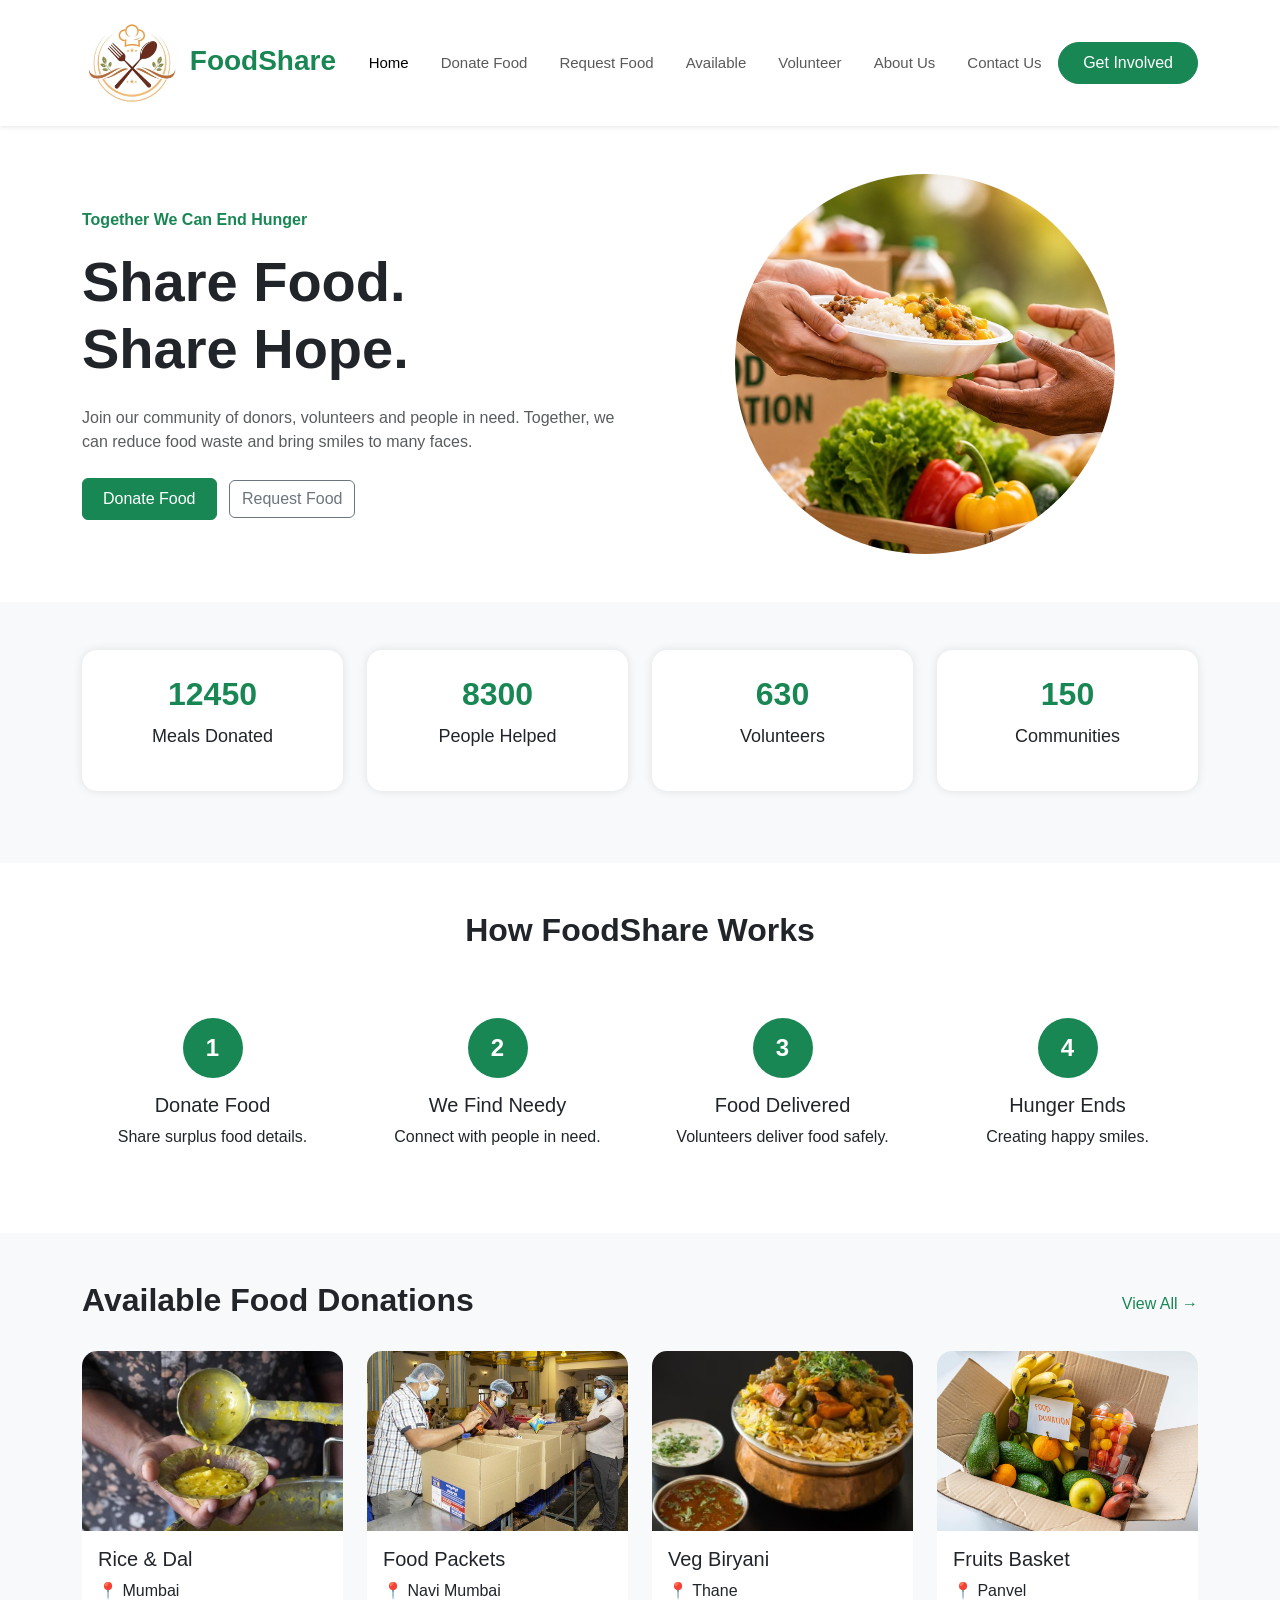
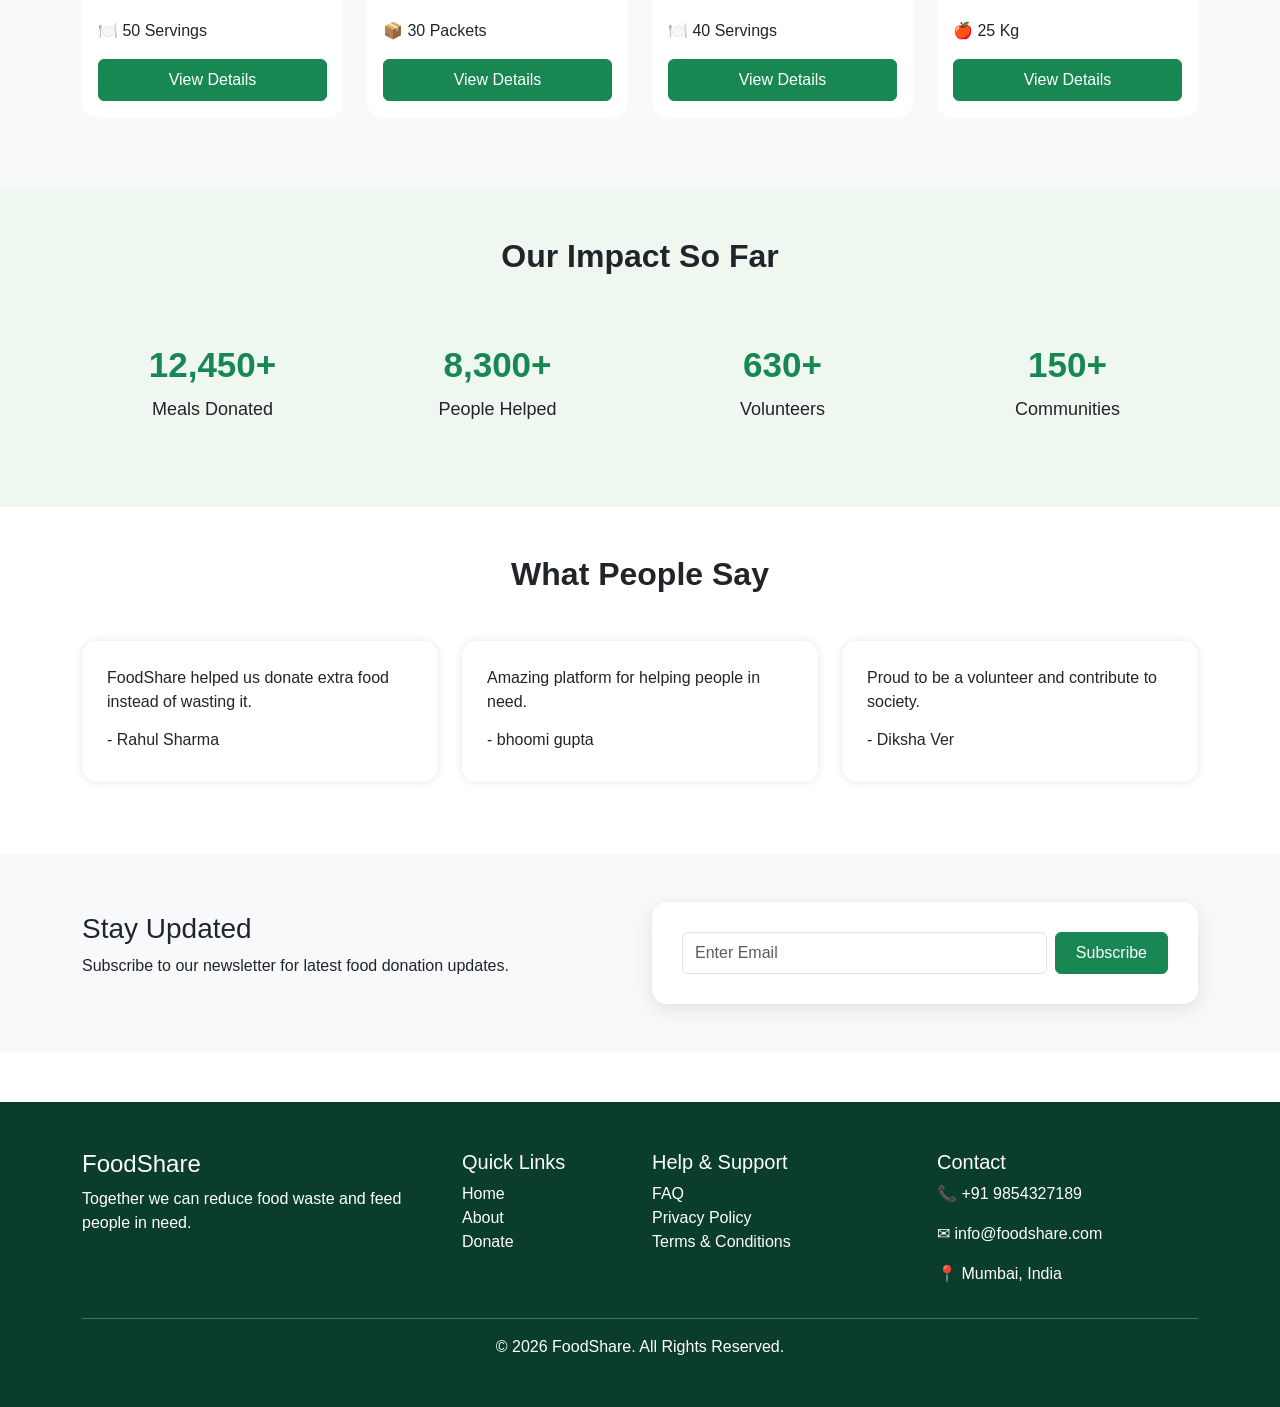
<file: Index.html>
<!DOCTYPE html>
<html lang="en">
<head>
<meta charset="UTF-8">
<meta name="viewport" content="width=device-width, initial-scale=1.0">

<title>FoodShare</title>

<link href="https://cdn.jsdelivr.net/npm/bootstrap@5.3.3/dist/css/bootstrap.min.css" rel="stylesheet">

<link rel="stylesheet" href="css/style.css">

<!--responsive css-->
<link rel="stylesheet" href="css/style.css">

<link rel="stylesheet" href="css/responsive.css">

</head>
<body>

<script src="https://cdn.jsdelivr.net/npm/bootstrap@5.3.3/dist/js/bootstrap.bundle.min.js"></script>

<script src="javascript/main.js"></script>

<!-- Navbar Start -->
<nav class="navbar navbar-expand-lg navbar-light bg-white shadow-sm">
    
    <div class="container">

        <a class="navbar-brand fw-bold text-success" href="#">
              <img src="images/logo.png.jpeg"
         alt="FoodShare Logo"
         width="100"
         height="100">

            FoodShare
        </a>

        <button class="navbar-toggler" type="button"
            data-bs-toggle="collapse"
            data-bs-target="#navbarNav">

            <span class="navbar-toggler-icon"></span>
        </button>

        <div class="collapse navbar-collapse"
            id="navbarNav">

            <ul class="navbar-nav mx-auto">

                <li class="nav-item">
                    <a class="nav-link active" href="index.html">Home</a>
                </li>

                <li class="nav-item">
                    <a class="nav-link" href="donate.html">Donate Food</a>
                </li>

                <li class="nav-item">
                    <a class="nav-link" href="request.html">Request Food</a>
                </li>

                <li class="nav-item">
                    <a class="nav-link" href="donations.html">Available</a>
                </li>

                <li class="nav-item">
                    <a class="nav-link" href="volunteer.html">Volunteer</a>
                </li>

                <li class="nav-item">
                    <a class="nav-link" href="about.html">About Us</a>
                </li>

                <li class="nav-item">
                    <a class="nav-link" href="contact.html">Contact Us</a>
                </li>

            </ul>

            <a href="donate.html" class="btn btn-success rounded-pill px-4">
                Get Involved
            </a>

        </div>
    </div>
</nav>
<!-- Navbar End -->

<!-- Hero Section Start -->

<section class="hero-section py-5">
    <div class="container">

        <div class="row align-items-center">

            <div class="col-lg-6">

                <p class="text-success fw-bold">
                    Together We Can End Hunger
                </p>

                <h1 class="display-4 fw-bold">
                    Share Food.<br>
                    Share Hope.
                </h1>

                <p class="text-muted my-4">
                    Join our community of donors,
                    volunteers and people in need.
                    Together, we can reduce food waste
                    and bring smiles to many faces.
                </p>

                <a href="donate.html"
                   class="btn btn-success me-2">
                    Donate Food
                </a>

                <a href="request.html"
                   class="btn btn-outline-secondary">
                    Request Food
                </a>

            </div>

            <div class="col-lg-6 text-center">

                <img src="images/hero.jpg"
                     class="img-fluid rounded-circle hero-img"
                     alt="Food Donation">

            </div>

        </div>

    </div>
</section>

<!-- Hero Section End -->
<!-- Statistics Section Start -->

<section class="stats-section py-5">
    <div class="container">

        <div class="row text-center">

            <div class="col-md-3 mb-4">
                <div class="stat-box">
                    <h2 id="meals">12450</h2>
                    <p>Meals Donated</p>
                </div>
            </div>

            <div class="col-md-3 mb-4">
                <div class="stat-box">
                    <h2 id="people">8300</h2>
                    <p>People Helped</p>
                </div>
            </div>

            <div class="col-md-3 mb-4">
                <div class="stat-box">
                    <h2 id="volunteers">630</h2>
                    <p>Volunteers</p>
                </div>
            </div>

            <div class="col-md-3 mb-4">
                <div class="stat-box">
                    <h2 id="communities">150</h2>
                    <p>Communities</p>
                </div>
            </div>

        </div>

    </div>
</section>

<!-- Statistics Section End -->
 <section class="py-5">
    <div class="container">

        <h2 class="text-center fw-bold mb-5">
            How FoodShare Works
        </h2>

        <div class="row text-center">

            <div class="col-md-3">
                <div class="work-box">
                    <div class="circle">1</div>
                    <h5>Donate Food</h5>
                    <p>Share surplus food details.</p>
                </div>
            </div>

            <div class="col-md-3">
                <div class="work-box">
                    <div class="circle">2</div>
                    <h5>We Find Needy</h5>
                    <p>Connect with people in need.</p>
                </div>
            </div>

            <div class="col-md-3">
                <div class="work-box">
                    <div class="circle">3</div>
                    <h5>Food Delivered</h5>
                    <p>Volunteers deliver food safely.</p>
                </div>
            </div>

            <div class="col-md-3">
                <div class="work-box">
                    <div class="circle">4</div>
                    <h5>Hunger Ends</h5>
                    <p>Creating happy smiles.</p>
                </div>
            </div>

        </div>

    </div>
</section>
<!-- Available Donations Section -->

<section class="py-5 bg-light">

    <div class="container">

        <div class="d-flex justify-content-between align-items-center mb-4">

            <h2 class="fw-bold">
                Available Food Donations
            </h2>

            <a href="donations.html"
               class="text-success text-decoration-none">
                View All →
            </a>

        </div>

        <div class="row">

            <div class="col-md-3 mb-4">

                <div class="card donation-card h-100">

                    <img src="images/Rice&Dal.jpg"
                         class="card-img-top"
                         alt="Rice">

                    <div class="card-body">

                        <h5>Rice & Dal</h5>

                        <p>📍 Mumbai</p>

                        <p>🍽️ 50 Servings</p>

                        <button class="btn btn-success w-100">
                            View Details
                        </button>

                    </div>

                </div>

            </div>

            <div class="col-md-3 mb-4">

                <div class="card donation-card h-100">

                    <img src="images/Packets.jpg"
                         class="card-img-top"
                         alt="Packets">

                    <div class="card-body">

                        <h5>Food Packets</h5>

                        <p>📍 Navi Mumbai</p>

                        <p>📦 30 Packets</p>

                        <button class="btn btn-success w-100">
                            View Details
                        </button>

                    </div>

                </div>

            </div>

            <div class="col-md-3 mb-4">

                <div class="card donation-card h-100">

                    <img src="images/Biryani.jpg"
                         class="card-img-top"
                         alt="Biryani">

                    <div class="card-body">

                        <h5>Veg Biryani</h5>

                        <p>📍 Thane</p>

                        <p>🍽️ 40 Servings</p>

                        <button class="btn btn-success w-100">
                            View Details
                        </button>

                    </div>

                </div>

            </div>

            <div class="col-md-3 mb-4">

                <div class="card donation-card h-100">

                    <img src="images/fruits.jpg"
                         class="card-img-top"
                         alt="Fruits">

                    <div class="card-body">

                        <h5>Fruits Basket</h5>

                        <p>📍 Panvel</p>

                        <p>🍎 25 Kg</p>

                        <button class="btn btn-success w-100">
                            View Details
                        </button>

                    </div>

                </div>

            </div>

        </div>

    </div>

</section>
<!-- Impact Section Start -->

<section class="impact-section py-5">

    <div class="container">

        <h2 class="text-center fw-bold mb-5">
            Our Impact So Far
        </h2>

        <div class="row text-center">

            <div class="col-md-3">
                <div class="impact-box">
                    <h3>12,450+</h3>
                    <p>Meals Donated</p>
                </div>
            </div>

            <div class="col-md-3">
                <div class="impact-box">
                    <h3>8,300+</h3>
                    <p>People Helped</p>
                </div>
            </div>

            <div class="col-md-3">
                <div class="impact-box">
                    <h3>630+</h3>
                    <p>Volunteers</p>
                </div>
            </div>

            <div class="col-md-3">
                <div class="impact-box">
                    <h3>150+</h3>
                    <p>Communities</p>
                </div>
            </div>

        </div>

    </div>

</section>

<!-- Impact Section End -->
 <!-- Testimonials Start -->

<section class="py-5">

    <div class="container">

        <h2 class="text-center fw-bold mb-5">
            What People Say
        </h2>

        <div class="row">

            <div class="col-md-4 mb-4">
                <div class="testimonial-card">

                    <p>
                        FoodShare helped us donate
                        extra food instead of wasting it.
                    </p>

                    <h6>- Rahul Sharma</h6>

                </div>
            </div>

            <div class="col-md-4 mb-4">
                <div class="testimonial-card">

                    <p>
                        Amazing platform for helping
                        people in need.
                    </p>

                    <h6>- bhoomi gupta</h6>

                </div>
            </div>

            <div class="col-md-4 mb-4">
                <div class="testimonial-card">

                    <p>
                        Proud to be a volunteer and
                        contribute to society.
                    </p>

                    <h6>- Diksha Ver</h6>

                </div>
            </div>

        </div>

    </div>

</section>

<!-- Testimonials End -->
 <!-- Newsletter Section -->

<section class="newsletter py-5">
    <div class="container">

        <div class="row align-items-center">

            <div class="col-md-6">
                <h3>Stay Updated</h3>
                <p>
                    Subscribe to our newsletter for
                    latest food donation updates.
                </p>
            </div>

            <div class="col-md-6">
                <form class="d-flex">

                    <input
                        type="email"
                        class="form-control me-2"
                        placeholder="Enter Email">

                    <button
                        class="btn btn-success">
                        Subscribe
                    </button>

                </form>
            </div>

        </div>

    </div>
</section>
<!-- Footer -->

<footer class="footer text-white py-5">

    <div class="container">

        <div class="row">

            <div class="col-md-4">
                <h4>FoodShare</h4>

                <p>
                    Together we can reduce food waste
                    and feed people in need.
                </p>
            </div>

            <div class="col-md-2">

                <h5>Quick Links</h5>

                <ul class="list-unstyled">

                    <li><a href="Index.html">Home</a></li>
                    <li><a href="about.html">About</a></li>
                    <li><a href="donate.html">Donate</a></li>

                </ul>

            </div>

            <div class="col-md-3">

                <h5>Help & Support</h5>

                <ul class="list-unstyled">

                    <li>FAQ</li>
                    <li>Privacy Policy</li>
                    <li>Terms & Conditions</li>

                </ul>

            </div>

            <div class="col-md-3">

                <h5>Contact</h5>

                <p>📞 +91 9854327189</p>

                <p>✉ info@foodshare.com</p>

                <p>📍 Mumbai, India</p>

            </div>

        </div>

        <hr>

        <p class="text-center mb-0">
            © 2026 FoodShare. All Rights Reserved.
        </p>

    </div>

</footer>
</body>
</html>
</file>
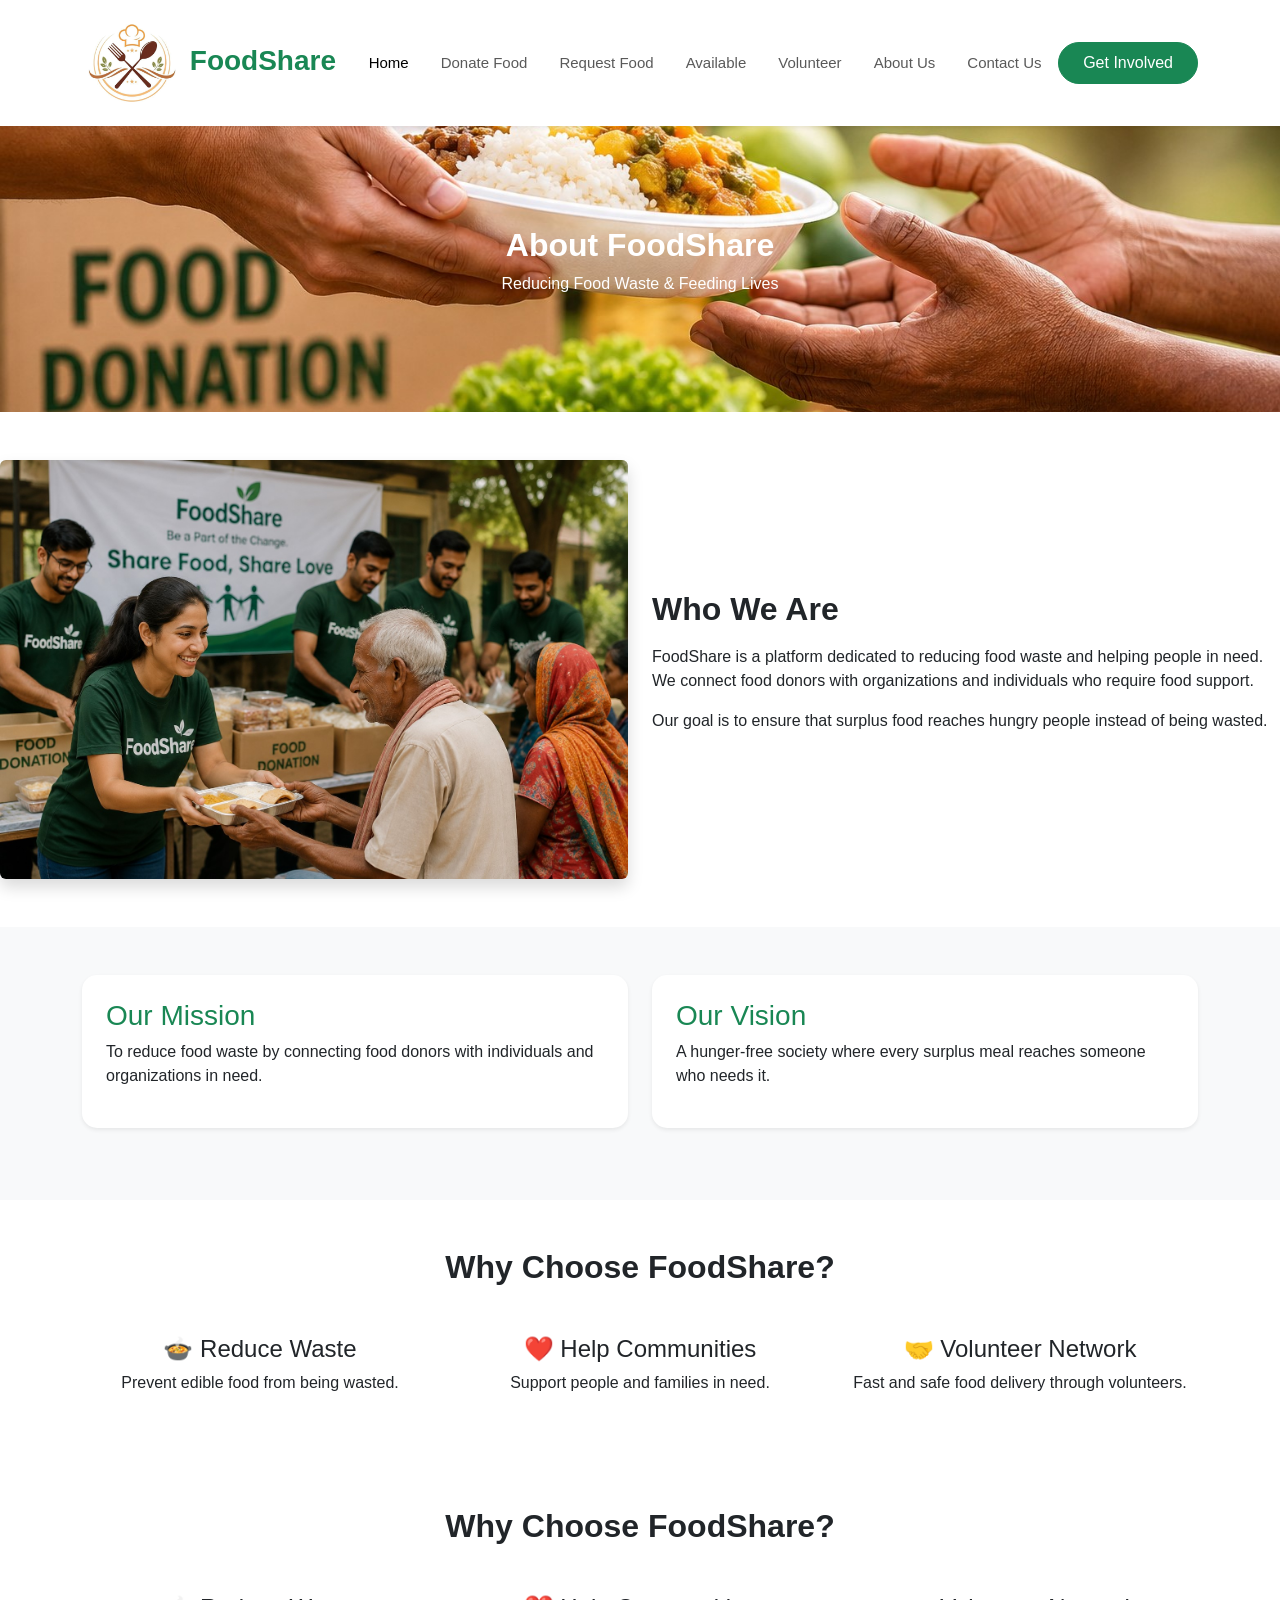
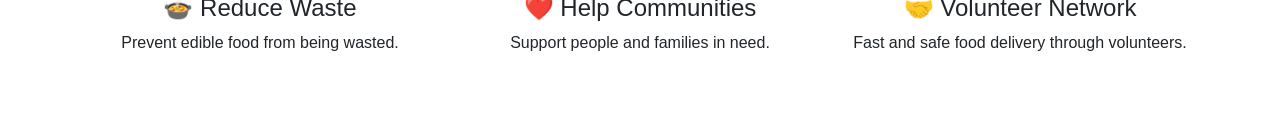
<file: about.html>
<!DOCTYPE html>
<html lang="en">
<head>
<meta charset="UTF-8">
<meta name="viewport" content="width=device-width, initial-scale=1.0">

<title>About Us - FoodShare</title>

<link href="https://cdn.jsdelivr.net/npm/bootstrap@5.3.3/dist/css/bootstrap.min.css" rel="stylesheet">

<link rel="stylesheet" href="css/style.css">
<!--responsive css-->
<link rel="stylesheet" href="css/style.css">

<link rel="stylesheet" href="css/responsive.css">
</head>

<body>
    <script src="https://cdn.jsdelivr.net/npm/bootstrap@5.3.3/dist/js/bootstrap.bundle.min.js"></script>

<script src="javascript/main.js"></script>
    

<!-- Navbar Start -->
<nav class="navbar navbar-expand-lg navbar-light bg-white shadow-sm">
    <div class="container">

        <a class="navbar-brand fw-bold text-success" href="#">
             <img src="images/logo.png.jpeg"
         alt="FoodShare Logo"
         width="100"
         height="100">
            FoodShare
        </a>

        <button class="navbar-toggler" type="button"
            data-bs-toggle="collapse"
            data-bs-target="#navbarNav">

            <span class="navbar-toggler-icon"></span>
        </button>

        <div class="collapse navbar-collapse"
            id="navbarNav">

            <ul class="navbar-nav mx-auto">

                <li class="nav-item">
                    <a class="nav-link active" href="index.html">Home</a>
                </li>

                <li class="nav-item">
                    <a class="nav-link" href="donate.html">Donate Food</a>
                </li>

                <li class="nav-item">
                    <a class="nav-link" href="request.html">Request Food</a>
                </li>

                <li class="nav-item">
                    <a class="nav-link" href="donations.html">Available</a>
                </li>

                <li class="nav-item">
                    <a class="nav-link" href="volunteer.html">Volunteer</a>
                </li>

                <li class="nav-item">
                    <a class="nav-link" href="about.html">About Us</a>
                </li>

                <li class="nav-item">
                    <a class="nav-link" href="contact.html">Contact Us</a>
                </li>

            </ul>

            <a href="donate.html" class="btn btn-success rounded-pill px-4">
                Get Involved
            </a>

        </div>
    </div>
</nav>
<!-- Navbar End -->
 <section class="about-banner text-white" style="background-image: url('./images/hero.jpg');background-size: cover;
backgorund-position:center;">
    

    <div class="container text-center">

        <h1 class="fw-bold">
            About FoodShare
        </h1>

        <p>
            Reducing Food Waste & Feeding Lives
        </p>

    </div>

</section>
<section class="py-5">
    <div class="c['.tainer">

        <div class="row align-items-center">

            <div class="col-lg-6">
                <img src="images/About.jpg"
                     class="img-fluid rounded shadow"
                     alt="About FoodShare">
            </div>

            <div class="col-lg-6">

                <h2 class="fw-bold mb-3">
                    Who We Are
                </h2>

                <p>
                    FoodShare is a platform dedicated to reducing food waste
                    and helping people in need. We connect food donors with
                    organizations and individuals who require food support.
                </p>

                <p>
                    Our goal is to ensure that surplus food reaches hungry
                    people instead of being wasted.
                </p>

            </div>

        </div>

    </div>
</section>
<section class="py-5 bg-light">

    <div class="container">

        <div class="row">

            <div class="col-md-6 mb-4">

                <div class="card shadow-sm p-4 h-100">

                    <h3 class="text-success">
                        Our Mission
                    </h3>

                    <p>
                        To reduce food waste by connecting
                        food donors with individuals and
                        organizations in need.
                    </p>

                </div>

            </div>

            <div class="col-md-6 mb-4">

                <div class="card shadow-sm p-4 h-100">

                    <h3 class="text-success">
                        Our Vision
                    </h3>

                    <p>
                        A hunger-free society where
                        every surplus meal reaches
                        someone who needs it.
                    </p>

                </div>

            </div>

        </div>

    </div>

</section>
<section class="py-5">

    <div class="container">

        <h2 class="text-center fw-bold mb-5">
            Why Choose FoodShare?
        </h2>

        <div class="row text-center">

            <div class="col-md-4">

                <h4>🍲 Reduce Waste</h4>

                <p>
                    Prevent edible food from being wasted.
                </p>

            </div>

            <div class="col-md-4">

                <h4>❤️ Help Communities</h4>

                <p>
                    Support people and families in need.
                </p>

            </div>

            <div class="col-md-4">

                <h4>🤝 Volunteer Network</h4>

                <p>
                    Fast and safe food delivery through volunteers.
                </p>

            </div>

        </div>

    </div>

</section>
<section class="py-5">

    <div class="container">

        <h2 class="text-center fw-bold mb-5">
            Why Choose FoodShare?
        </h2>

        <div class="row text-center">

            <div class="col-md-4">

                <h4>🍲 Reduce Waste</h4>

                <p>
                    Prevent edible food from being wasted.
                </p>

            </div>

            <div class="col-md-4">

                <h4>❤️ Help Communities</h4>

                <p>
                    Support people and families in need.
                </p>

            </div>

            <div class="col-md-4">

                <h4>🤝 Volunteer Network</h4>

                <p>
                    Fast and safe food delivery through volunteers.
                </p>

            </div>

        </div>

    </div>

</section>
 

<script src="https://cdn.jsdelivr.net/npm/bootstrap@5.3.3/dist/js/bootstrap.bundle.min.js"></script>

</body>
</html>
</file>
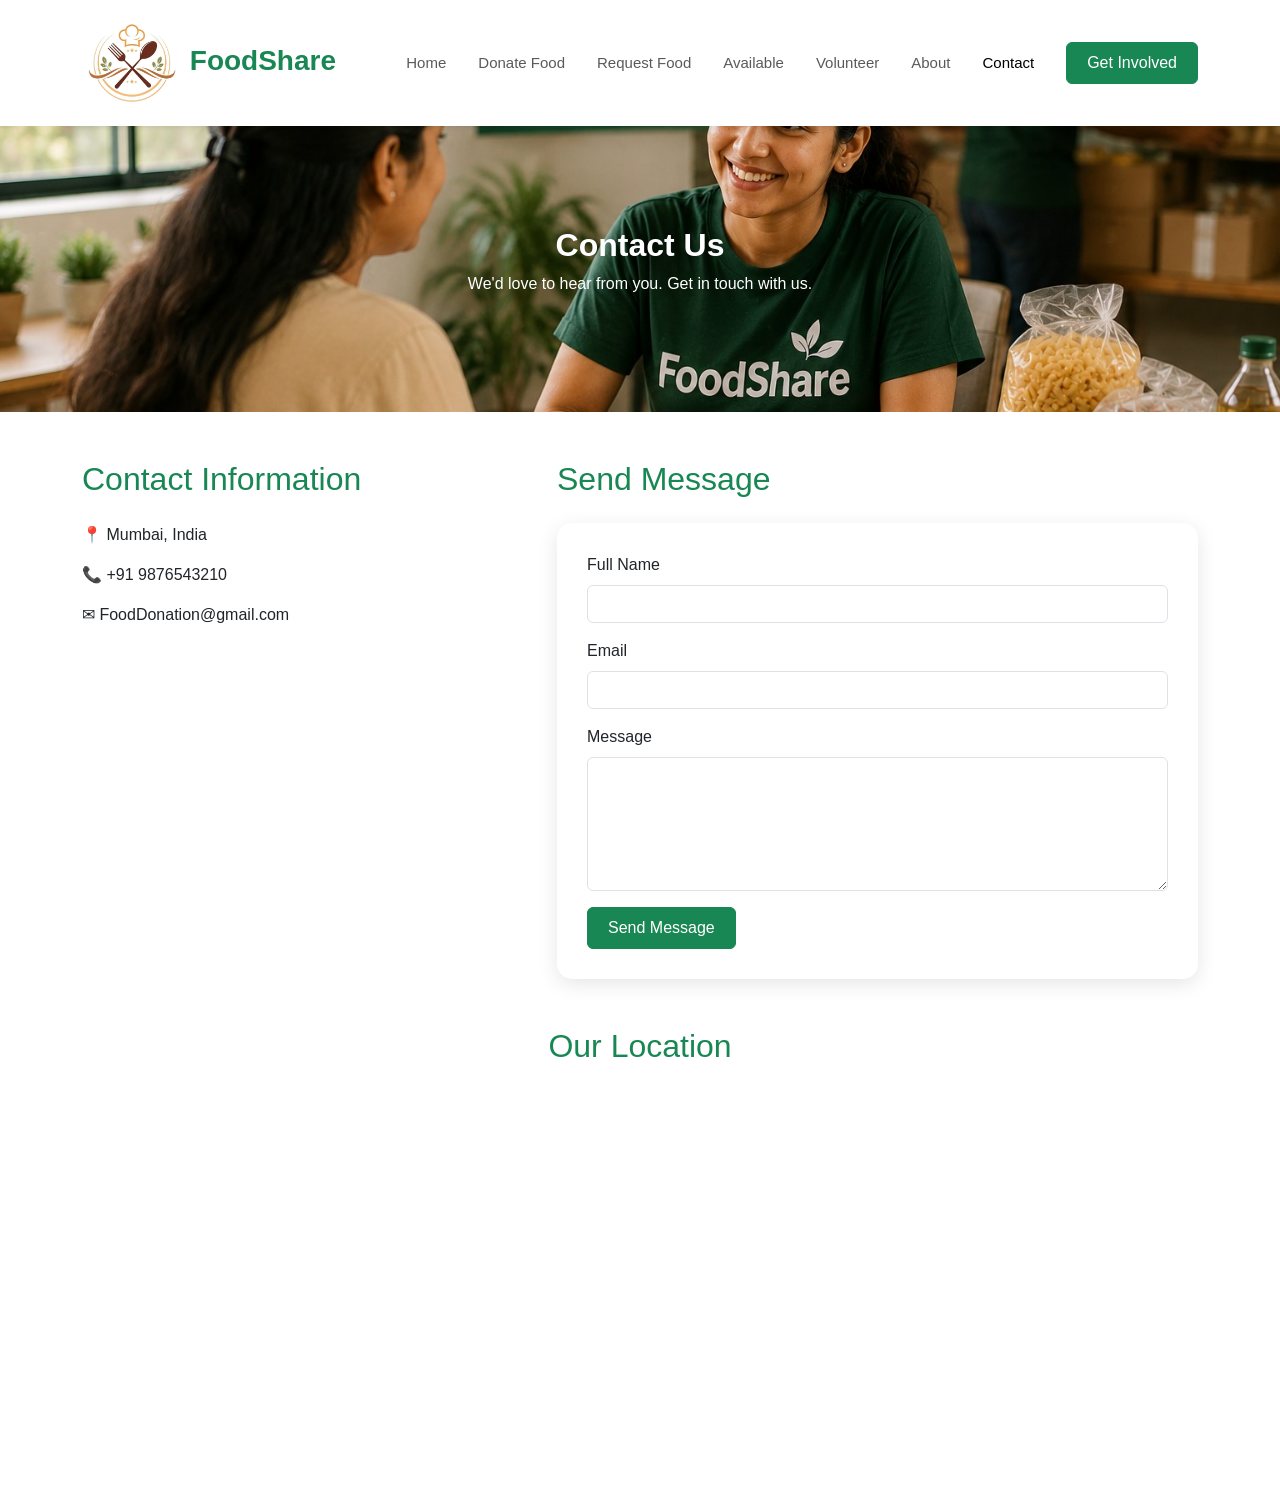
<file: contact.html>
<!DOCTYPE html>
<html lang="en">

<head>
    <meta charset="UTF-8">
    <meta name="viewport" content="width=device-width, initial-scale=1.0">

    <title>Contact Us - FoodShare</title>

    <!-- Bootstrap CSS -->
    <link href="https://cdn.jsdelivr.net/npm/bootstrap@5.3.3/dist/css/bootstrap.min.css" rel="stylesheet">

    <!-- Custom CSS -->
    <link rel="stylesheet" href="css/style.css">
    <!--responsive css-->
    <link rel="stylesheet" href="css/style.css">

    <link rel="stylesheet" href="css/responsive.css">
    
</head>

<body>

    <!-- Navbar -->

    <nav class="navbar navbar-expand-lg navbar-light bg-white shadow-sm sticky-top">

        <div class="container">

            <a class="navbar-brand fw-bold text-success" href="index.html">
                 <img src="images/logo.png.jpeg"
         alt="FoodShare Logo"
         width="100"
         height="100">
                FoodShare
            </a>

            <button class="navbar-toggler"
                type="button"
                data-bs-toggle="collapse"
                data-bs-target="#navbarNav">

                <span class="navbar-toggler-icon"></span>

            </button>

            <div class="collapse navbar-collapse"
                id="navbarNav">

                <ul class="navbar-nav ms-auto">

                    <li class="nav-item">
                        <a class="nav-link"
                            href="index.html">
                            Home
                        </a>
                    </li>

                    <li class="nav-item">
                        <a class="nav-link"
                            href="donate.html">
                            Donate Food
                        </a>
                    </li>

                    <li class="nav-item">
                        <a class="nav-link"
                            href="request.html">
                            Request Food
                        </a>
                    </li>

                    <li class="nav-item">
                        <a class="nav-link"
                            href="donations.html">
                            Available
                        </a>
                    </li>

                    <li class="nav-item">
                        <a class="nav-link"
                            href="volunteer.html">
                            Volunteer
                        </a>
                    </li>

                    <li class="nav-item">
                        <a class="nav-link"
                            href="about.html">
                            About
                        </a>
                    </li>

                    <li class="nav-item">
                        <a class="nav-link active"
                            href="contact.html">
                            Contact
                        </a>
                    </li>

                </ul>

                <a href="donate.html"
                    class="btn btn-success ms-3">
                    Get Involved
                </a>

            </div>

        </div>

    </nav>

    <!-- Contact Banner -->

    <section class="about-banner text-white" style="background-image: url('./images/Contact.jpg');background-size: cover;
backgorund-position:center;">

        <div class="container text-center">

            <h1 class="fw-bold">
                Contact Us
            </h1>

            <p>
                We'd love to hear from you. Get in touch with us.
            </p>

        </div>

    </section>
    
<section class="py-5">

<div class="container">

<div class="row">

<!-- Contact Info -->

<div class="col-md-5">

<h2 class="text-success mb-4">
Contact Information
</h2>

<p>
📍  Mumbai, India
</p>

<p>
📞 +91 9876543210
</p>

<p>
✉ FoodDonation@gmail.com
</p>

</div>

<!-- Contact Form -->

<div class="col-md-7">

<h2 class="text-success mb-4">
Send Message
</h2>

<form id="contactForm">

<div class="mb-3">

<label class="form-label">
Full Name
</label>

<input
type="text"
class="form-control"
required>

</div>

<div class="mb-3">

<label class="form-label">
Email
</label>

<input
type="email"
class="form-control"
required>

</div>

<div class="mb-3">

<label class="form-label">
Message
</label>

<textarea
class="form-control"
rows="5"
required></textarea>

</div>

<button
type="submit"
class="btn btn-success">
Send Message
</button>

</form>

</div>

</div>

</div>

</section>
<section class="pb-5">

<div class="container">

<h2 class="text-success mb-4 text-center">
Our Location
</h2>

<iframe
src="https://www.google.com/maps?q=Mumbai&output=embed"
width="100%"
height="350"
style="border:0;"
allowfullscreen=""
loading="lazy">
</iframe>

</div>

</section>
<!--contact form end-->
<script src="https://cdn.jsdelivr.net/npm/bootstrap@5.3.3/dist/js/bootstrap.bundle.min.js"></script>

<script src="javascript/contact.js"></script>
</file>
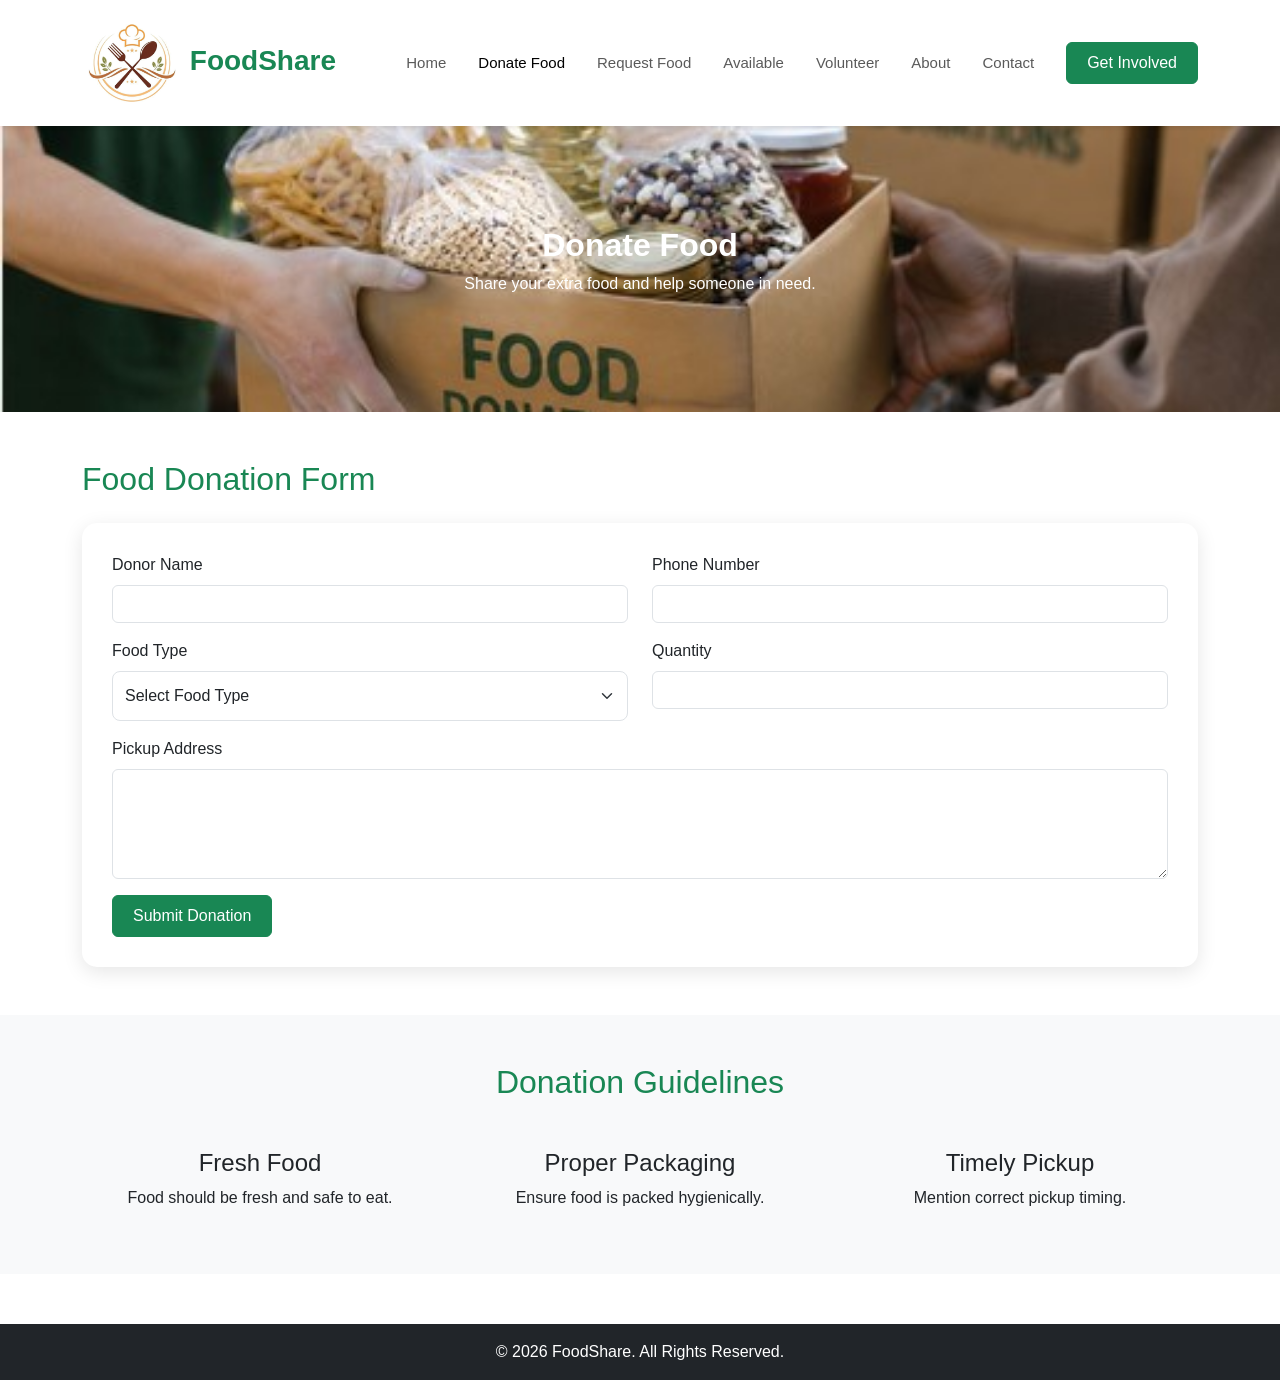
<file: donate.html>
<!DOCTYPE html>
<html lang="en">

<head>
    <meta charset="UTF-8">
    <meta name="viewport" content="width=device-width, initial-scale=1.0">
    <title>Donate Food - FoodShare</title>

    <!-- Bootstrap CSS -->
    <link href="https://cdn.jsdelivr.net/npm/bootstrap@5.3.3/dist/css/bootstrap.min.css" rel="stylesheet">

    <!-- Custom CSS -->
    <link rel="stylesheet" href="css/style.css">
    <!--responsive css-->
    <link rel="stylesheet" href="css/style.css">

    <link rel="stylesheet" href="css/responsive.css">
</head>

<body>

    <!-- Navbar -->
    <nav class="navbar navbar-expand-lg navbar-light bg-white shadow-sm sticky-top">
        
        <div class="container">

            <a class="navbar-brand fw-bold text-success" href="index.html">
                 <img src="images/logo.png.jpeg"
         alt="FoodShare Logo"
         width="100"
         height="100">
                FoodShare
            </a>

            <button class="navbar-toggler" type="button"
                data-bs-toggle="collapse"
                data-bs-target="#navbarNav">

                <span class="navbar-toggler-icon"></span>
            </button>

            <div class="collapse navbar-collapse" id="navbarNav">

                <ul class="navbar-nav ms-auto">

                    <li class="nav-item">
                        <a class="nav-link" href="index.html">Home</a>
                    </li>

                    <li class="nav-item">
                        <a class="nav-link active" href="donate.html">
                            Donate Food
                        </a>
                    </li>

                    <li class="nav-item">
                        <a class="nav-link" href="request.html">
                            Request Food
                        </a>
                    </li>

                    <li class="nav-item">
                        <a class="nav-link" href="donations.html">
                            Available
                        </a>
                    </li>

                    <li class="nav-item">
                        <a class="nav-link" href="volunteer.html">
                            Volunteer
                        </a>
                    </li>

                    <li class="nav-item">
                        <a class="nav-link" href="about.html">
                            About
                        </a>
                    </li>

                    <li class="nav-item">
                        <a class="nav-link" href="contact.html">
                            Contact
                        </a>
                    </li>

                </ul>
                </ul>

<a href="donate.html" class="btn btn-success ms-3">
    Get Involved
</a>

            </div>
        </div>
    </nav>

    <!-- Banner -->
    <section class="about-banner text-white" style="background-image: url('./images/Donate.jpg');background-size: cover;
backgorund-position:center;">

        <div class="container text-center">

            <h1 class="fw-bold">
                Donate Food
            </h1>

            <p>
                Share your extra food and help someone in need.
            </p>

        </div>

    </section>

    <!-- Donation Form -->
    <section class="py-5">

        <div class="container">

            <h2 class="mb-4 text-success">
                Food Donation Form
            </h2>

            <form id="donationForm">

                <div class="row">

                    <div class="col-md-6 mb-3">

                        <label class="form-label">
                            Donor Name
                        </label>

                        <input
                            type="text"
                            class="form-control"
                            id="name"
                            required>

                    </div>

                    <div class="col-md-6 mb-3">

                        <label class="form-label">
                            Phone Number
                        </label>

                        <input
                            type="tel"
                            class="form-control"
                            id="phone"
                            required>

                    </div>

                    <div class="col-md-6 mb-3">

                        <label class="form-label">
                            Food Type
                        </label>

                        <select
                            class="form-select"
                            id="foodType"
                            required>

                            <option selected disabled>
                                Select Food Type
                            </option>

                            <option>
                                Cooked Food
                            </option>

                            <option>
                                Packed Food
                            </option>

                            <option>
                                Fruits
                            </option>

                        </select>

                    </div>

                    <div class="col-md-6 mb-3">

                        <label class="form-label">
                            Quantity
                        </label>

                        <input
                            type="number"
                            class="form-control"
                            id="quantity"
                            required>

                    </div>

                    <div class="col-12 mb-3">

                        <label class="form-label">
                            Pickup Address
                        </label>

                        <textarea
                            class="form-control"
                            rows="4"
                            id="address"
                            required></textarea>

                    </div>

                    <div class="col-12">

                        <button
                            type="submit"
                            class="btn btn-success">
                            Submit Donation
                        </button>

                    </div>

                </div>

            </form>

        </div>

    </section>

    <!-- Donation Guidelines -->
    <section class="py-5 bg-light">

        <div class="container">

            <h2 class="text-center text-success mb-5">
                Donation Guidelines
            </h2>

            <div class="row text-center">

                <div class="col-md-4">
                    <h4>Fresh Food</h4>
                    <p>
                        Food should be fresh and safe to eat.
                    </p>
                </div>

                <div class="col-md-4">
                    <h4>Proper Packaging</h4>
                    <p>
                        Ensure food is packed hygienically.
                    </p>
                </div>

                <div class="col-md-4">
                    <h4>Timely Pickup</h4>
                    <p>
                        Mention correct pickup timing.
                    </p>
                </div>

            </div>

        </div>

    </section>

    <!-- Footer -->
    <footer class="bg-dark text-white text-center py-3">

        <p class="mb-0">
            © 2026 FoodShare. All Rights Reserved.
        </p>

    </footer>

    <!-- Bootstrap JS -->
    <script src="https://cdn.jsdelivr.net/npm/bootstrap@5.3.3/dist/js/bootstrap.bundle.min.js"></script>

    <!-- Custom JS -->
    <script src="javascript/main.js"></script>

</body>

</html>
</file>
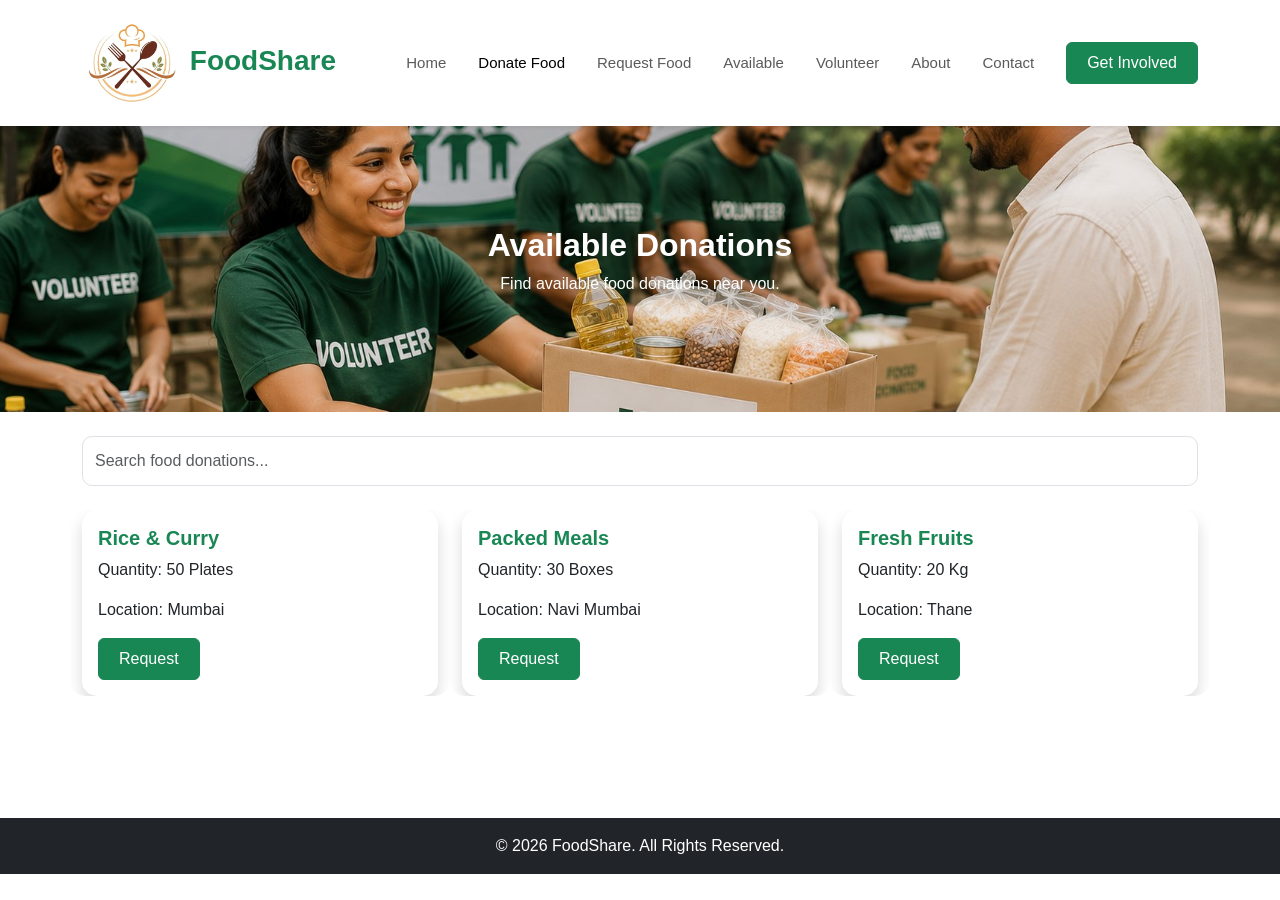
<file: donations.html>
<!DOCTYPE html>
<html lang="en">

<head>
<meta charset="UTF-8">
<meta name="viewport" content="width=device-width, initial-scale=1.0">

<title>Available Donations - FoodShare</title>

<link href="https://cdn.jsdelivr.net/npm/bootstrap@5.3.3/dist/css/bootstrap.min.css" rel="stylesheet">

<link rel="stylesheet" href="css/style.css">
<!--responsive css-->
<link rel="stylesheet" href="css/style.css">

<link rel="stylesheet" href="css/responsive.css">
</head>

<body>
     <!-- Navbar -->
    <nav class="navbar navbar-expand-lg navbar-light bg-white shadow-sm sticky-top">
        
        <div class="container">

            <a class="navbar-brand fw-bold text-success" href="index.html">
                 <img src="images/logo.png.jpeg"
         alt="FoodShare Logo"
         width="100"
         height="100">
                FoodShare
            </a>

            <button class="navbar-toggler" type="button"
                data-bs-toggle="collapse"
                data-bs-target="#navbarNav">

                <span class="navbar-toggler-icon"></span>
            </button>

            <div class="collapse navbar-collapse" id="navbarNav">

                <ul class="navbar-nav ms-auto">

                    <li class="nav-item">
                        <a class="nav-link" href="Index.html">Home</a>
                    </li>

                    <li class="nav-item">
                        <a class="nav-link active" href="donate.html">
                            Donate Food
                        </a>
                    </li>

                    <li class="nav-item">
                        <a class="nav-link" href="request.html">
                            Request Food
                        </a>
                    </li>

                    <li class="nav-item">
                        <a class="nav-link" href="donations.html">
                            Available
                        </a>
                    </li>

                    <li class="nav-item">
                        <a class="nav-link" href="volunteer.html">
                            Volunteer
                        </a>
                    </li>

                    <li class="nav-item">
                        <a class="nav-link" href="about.html">
                            About
                        </a>
                    </li>

                    <li class="nav-item">
                        <a class="nav-link" href="contact.html">
                            Contact
                        </a>
                    </li>

                </ul>
                </ul>

<a href="donate.html" class="btn btn-success ms-3">
    Get Involved
</a>

            </div>
        </div>
    </nav>
<section class="about-banner text-white" style="background-image: url('./images/Donation.jpg');background-size: cover;
backgorund-position:center;">

<div class="container text-center">
<h1 class="fw-bold">
Available Donations
</h1>

<p>
Find available food donations near you.
</p>

</div>

</section>
<section class="py-4">

<div class="container">

<input
type="text"
id="searchInput"
class="form-control"
placeholder="Search food donations...">

</div>

</section>
<section class="pb-5">

<div class="container">

<div class="row" id="donationList">

<!-- Card 1 -->

<div class="col-md-4 mb-4 donation-card">

<div class="card shadow">

<div class="card-body">

<h5 class="card-title">
Rice & Curry
</h5>

<p>Quantity: 50 Plates</p>

<p>Location: Mumbai</p>

<button class="btn btn-success">
Request
</button>

</div>

</div>

</div>

<!-- Card 2 -->

<div class="col-md-4 mb-4 donation-card">

<div class="card shadow">

<div class="card-body">

<h5 class="card-title">
Packed Meals
</h5>

<p>Quantity: 30 Boxes</p>

<p>Location: Navi Mumbai</p>

<button class="btn btn-success">
Request
</button>

</div>

</div>

</div>

<!-- Card 3 -->

<div class="col-md-4 mb-4 donation-card">

<div class="card shadow">

<div class="card-body">

<h5 class="card-title">
Fresh Fruits
</h5>

<p>Quantity: 20 Kg</p>

<p>Location: Thane</p>

<button class="btn btn-success">
Request
</button>

</div>

</div>

</div>

</div>

</div>

</section>
<!-- Footer -->
    <footer class="bg-dark text-white text-center py-3">

        <p class="mb-0">
            © 2026 FoodShare. All Rights Reserved.
        </p>

    </footer>
<script src="https://cdn.jsdelivr.net/npm/bootstrap@5.3.3/dist/js/bootstrap.bundle.min.js"></script>

<script src="javascript/donations.js"></script>

</body>
</html>
</file>
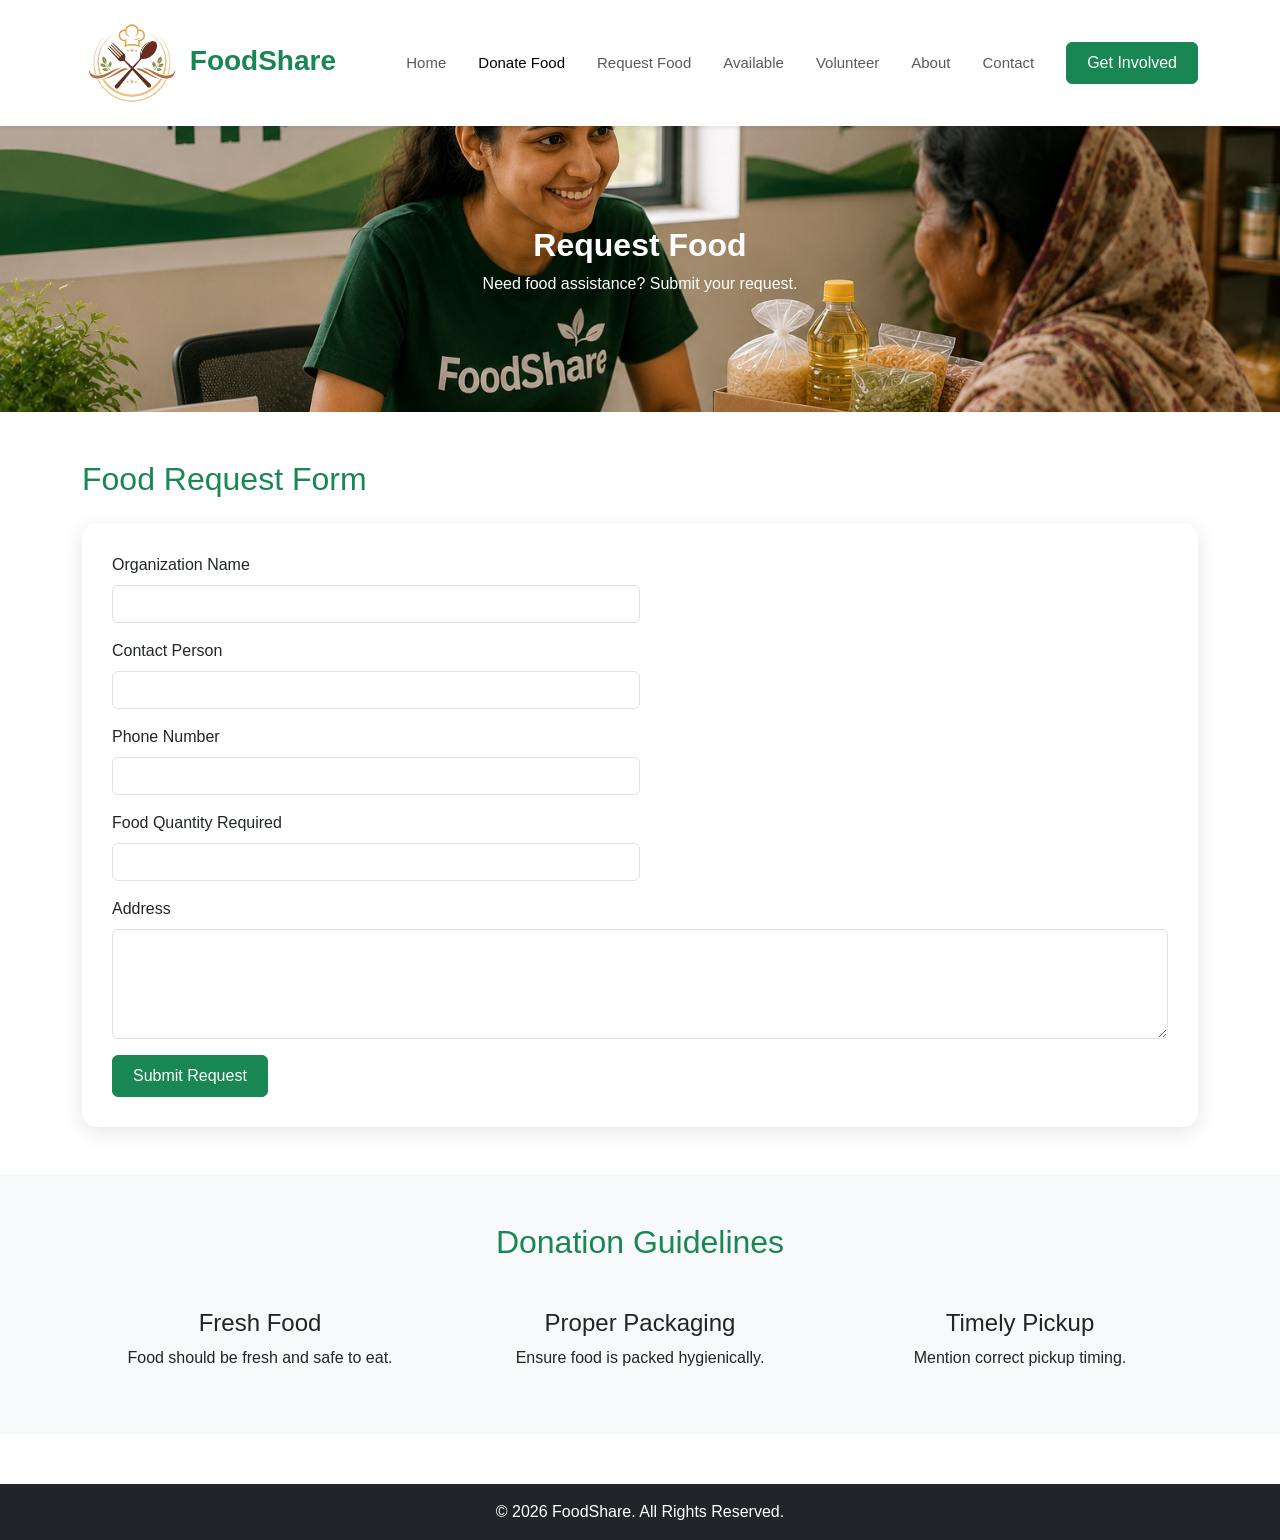
<file: request.html>
<!DOCTYPE html>
<html lang="en">

<head>
    <meta charset="UTF-8">
    <meta name="viewport" content="width=device-width, initial-scale=1.0">
    <title>Request Food - FoodShare</title>

    <!-- Bootstrap CSS -->
    <link href="https://cdn.jsdelivr.net/npm/bootstrap@5.3.3/dist/css/bootstrap.min.css" rel="stylesheet">

    <!-- Custom CSS -->
    <link rel="stylesheet" href="css/style.css">
    <!--responsive css-->
    <link rel="stylesheet" href="css/style.css">

    <link rel="stylesheet" href="css/responsive.css">
</head>

<body>

    <!-- Navbar -->
    <nav class="navbar navbar-expand-lg navbar-light bg-white shadow-sm sticky-top">
        
        <div class="container">

            <a class="navbar-brand fw-bold text-success" href="index.html">
                 <img src="images/logo.png.jpeg"
         alt="FoodShare Logo"
         width="100"
         height="100">
                FoodShare
            </a>

            <button class="navbar-toggler" type="button"
                data-bs-toggle="collapse"
                data-bs-target="#navbarNav">

                <span class="navbar-toggler-icon"></span>
            </button>

            <div class="collapse navbar-collapse" id="navbarNav">

                <ul class="navbar-nav ms-auto">

                    <li class="nav-item">
                        <a class="nav-link" href="Index.html">Home</a>
                    </li>

                    <li class="nav-item">
                        <a class="nav-link active" href="donate.html">
                            Donate Food
                        </a>
                    </li>

                    <li class="nav-item">
                        <a class="nav-link" href="request.html">
                            Request Food
                        </a>
                    </li>

                    <li class="nav-item">
                        <a class="nav-link" href="donations.html">
                            Available
                        </a>
                    </li>

                    <li class="nav-item">
                        <a class="nav-link" href="volunteer.html">
                            Volunteer
                        </a>
                    </li>

                    <li class="nav-item">
                        <a class="nav-link" href="about.html">
                            About
                        </a>
                    </li>

                    <li class="nav-item">
                        <a class="nav-link" href="contact.html">
                            Contact
                        </a>
                    </li>

                </ul>
                </ul>

<a href="donate.html" class="btn btn-success ms-3">
    Get Involved
</a>

            </div>
        </div>
    </nav>

    <!-- Banner -->
    <section class="about-banner text-white" style="background-image: url('./images/Request.jpg');background-size: cover;
backgorund-position:center;">

        <div class="container text-center">

            <h1 class="fw-bold">
    Request Food
</h1>

<p>
    Need food assistance? Submit your request.
</p>
        </div>

    </section>

    <!-- Donation Form -->
    <section class="py-5">

        <div class="container">

            <h2 class="mb-4 text-success">
           Food Request Form
            </h2>

            <form id="donationForm">

              <div class="col-md-6 mb-3">
    <label class="form-label">Organization Name</label>
    <input type="text" class="form-control" required>
</div>

<div class="col-md-6 mb-3">
    <label class="form-label">Contact Person</label>
    <input type="text" class="form-control" required>
</div>

<div class="col-md-6 mb-3">
    <label class="form-label">Phone Number</label>
    <input type="tel" class="form-control" required>
</div>

<div class="col-md-6 mb-3">
    <label class="form-label">Food Quantity Required</label>
    <input type="number" class="form-control" required>
</div>

<div class="col-12 mb-3">
    <label class="form-label">Address</label>
    <textarea class="form-control" rows="4" required></textarea>
</div>

                        <button
                            type="submit"
                            class="btn btn-success">
                            Submit Request
                        </button>

                    </div>

                </div>

            </form>

        </div>

    </section>

    <!-- Donation Guidelines -->
    <section class="py-5 bg-light">

        <div class="container">

            <h2 class="text-center text-success mb-5">
                Donation Guidelines
            </h2>

            <div class="row text-center">

                <div class="col-md-4">
                    <h4>Fresh Food</h4>
                    <p>
                        Food should be fresh and safe to eat.
                    </p>
                </div>

                <div class="col-md-4">
                    <h4>Proper Packaging</h4>
                    <p>
                        Ensure food is packed hygienically.
                    </p>
                </div>

                <div class="col-md-4">
                    <h4>Timely Pickup</h4>
                    <p>
                        Mention correct pickup timing.
                    </p>
                </div>

            </div>

        </div>

    </section>

    <!-- Footer -->
    <footer class="bg-dark text-white text-center py-3">

        <p class="mb-0">
            © 2026 FoodShare. All Rights Reserved.
        </p>

    </footer>

    <!-- Bootstrap JS -->
    <script src="https://cdn.jsdelivr.net/npm/bootstrap@5.3.3/dist/js/bootstrap.bundle.min.js"></script>

    <!-- Custom JS -->
    <script src="javascript/request.js"></script>

</body>

</html>
</file>
<file: css/style.css>
*{
margin:0;
padding:0;
box-sizing:border-box;
}

body{
font-family:Arial,sans-serif;
}
.navbar-brand{
    font-size:28px;
}

.nav-link{
    font-size:15px;
    margin:0 8px;
}

.nav-link:hover{
    color:green !important;
}

.btn-success{
    padding:8px 20px;
}
.hero-section{
    padding:80px 0;
}

.hero-img{
    width: 380px;
    height: 380px;
    object-fit: cover;
    border-radius: 50%;
}
.stats-section{
    background:#f8f9fa;
}

.stat-box{
    background:white;
    padding:25px;
    border-radius:15px;
    box-shadow:0 0 10px rgba(0,0,0,0.1);
}

.stat-box h2{
    color:#198754;
    font-weight:bold;
}

.stat-box p{
    margin-top:10px;
    font-size:18px;
}
.work-box{
    padding:20px;
}

.circle{
    width:60px;
    height:60px;
    background:#198754;
    color:white;
    margin:auto;
    border-radius:50%;
    display:flex;
    align-items:center;
    justify-content:center;
    font-size:24px;
    font-weight:bold;
    margin-bottom:15px;
}.donation-card{
    border:none;
    border-radius:15px;
    overflow:hidden;
    transition:0.3s;
}

.donation-card:hover{
    transform:translateY(-5px);
}

.donation-card img{
    height:180px;
    object-fit:cover;
}.impact-section{
    background:#eef8f0;
}

.impact-box{
    padding:20px;
}

.impact-box h3{
    color:#198754;
    font-weight:bold;
    font-size:35px;
}

.impact-box p{
    margin-top:10px;
    font-size:18px;
}
.testimonial-card{
    background:#fff;
    padding:25px;
    border-radius:15px;
    box-shadow:0 0 10px rgba(0,0,0,0.1);
    height:100%;
}
.newsletter{
    background:#f8f9fa;
}
.footer{
    background:#0b3d2c;
}

.footer a{
    color:white;
    text-decoration:none;
}

.footer a:hover{
    color:#28a745;
}
.about-banner{
    background: linear-gradient(rgba(0,0,0,0.5),
    rgba(0,0,0,0.5)),
    url('../assets/images/donate-banner.jpg');

    background-size: cover;
    background-position: center;

    padding: 100px 0;
    text-align: center;
}

.about-banner h1{
    font-size: 2rem;
}

form{
    background: #fff;
    padding: 30px;
    border-radius: 15px;
    box-shadow: 0 0 20px rgba(0,0,0,0.1);
}.card{
border:none;
border-radius:15px;
transition:0.3s;
}

.card:hover{
transform:translateY(-5px);
box-shadow:0 8px 20px rgba(0,0,0,0.15);
}

.card-title{
color:#198754;
font-weight:bold;
}

#searchInput{
padding:12px;
border-radius:10px;
}

footer{
margin-top:50px;
}
/* Volunteer Page */

.form-select{
padding:12px;
border-radius:8px;
}

.form-select:focus{
border-color:#198754;
box-shadow:0 0 5px rgba(25,135,84,0.4);
}
iframe{
    border-radius:15px;
}

form{
    background:#fff;
    padding:30px;
    border-radius:15px;
    box-shadow:0 5px 20px rgba(0,0,0,0.1);
}
.navbar-brand img{
    border-radius:50%;
}
.card{
    transition:0.3s;
}

.card:hover{
    transform:translateY(-5px);
}

.btn{
    transition:0.3s;
}

.btn:hover{
    transform:scale(1.05);
}
</file>
<file: css/responsive.css>
@media (max-width: 768px){

    .hero-section{
        text-align:center;
    }

    .hero-section h1{
        font-size:40px;
    }

    .hero-img{
        margin-top:20px;
        width:100%;
        height:auto;
    }

    .navbar-brand{
        font-size:28px;
    }

    .btn-success{
        margin-top:10px;
    }

    .card{
        margin-bottom:20px;
    }

    .about-banner{
        padding:60px 20px;
        text-align:center;
    }

}
</file>
